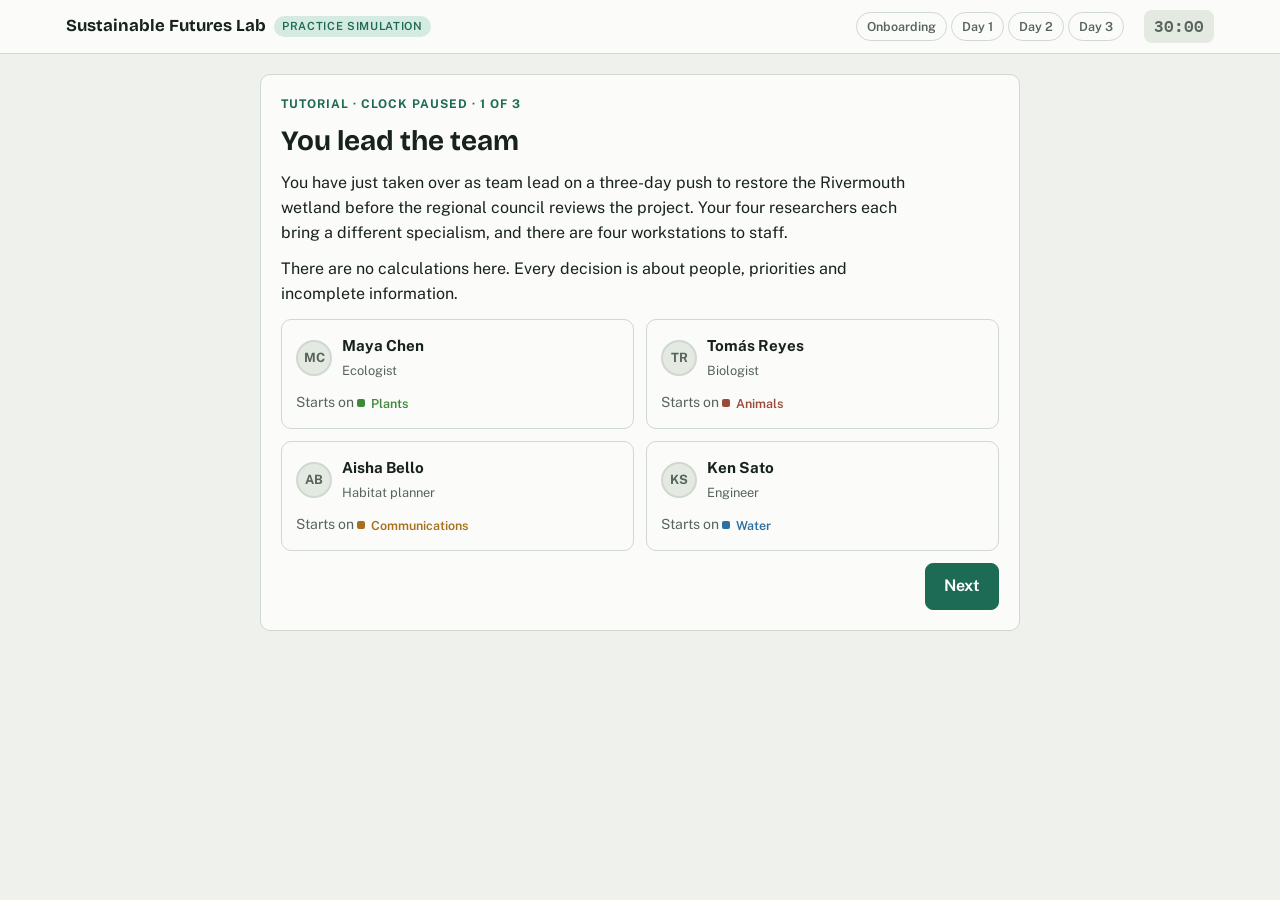
<file: sustainable-futures-lab/index.html>
<!doctype html>
<html lang="en">
  <head>
    <meta charset="utf-8" />
    <meta name="viewport" content="width=device-width, initial-scale=1, viewport-fit=cover" />
    <title>Sustainable Futures Lab</title>
    <link rel="preconnect" href="https://fonts.googleapis.com" />
    <link rel="preconnect" href="https://fonts.gstatic.com" crossorigin />
    <link
      rel="stylesheet"
      href="https://fonts.googleapis.com/css2?family=Bricolage+Grotesque:opsz,wght@12..96,600;12..96,700&family=IBM+Plex+Mono:wght@500;600&family=Public+Sans:wght@400;600;700&display=swap"
    />
    <link rel="stylesheet" href="lab.css" />
  </head>
  <body>
    <!--BODY-->
    <header class="topbar">
      <div class="topbar-inner">
        <div class="brand">Sustainable Futures Lab <small>Practice simulation</small></div>
        <ol class="tracker" id="tracker" aria-label="Progress"></ol>
        <div class="clock">
          <button class="btn ghost small notes-toggle" id="notes-toggle" type="button" aria-controls="notes" aria-expanded="false">Notes</button>
          <span class="timer paused" id="timer" role="timer">30:00</span>
        </div>
      </div>
    </header>
    <div class="layout solo" id="layout">
      <main class="stage" id="stage" tabindex="-1"></main>
      <aside class="notes collapsed" id="notes" aria-label="Notes" hidden></aside>
    </div>
    <div id="dialog-root"></div>
    <!--/BODY-->
    <script src="lab-data.js"></script>
    <script src="lab-engine.js"></script>
    <script src="lab-app.js"></script>
  </body>
</html>
</file>
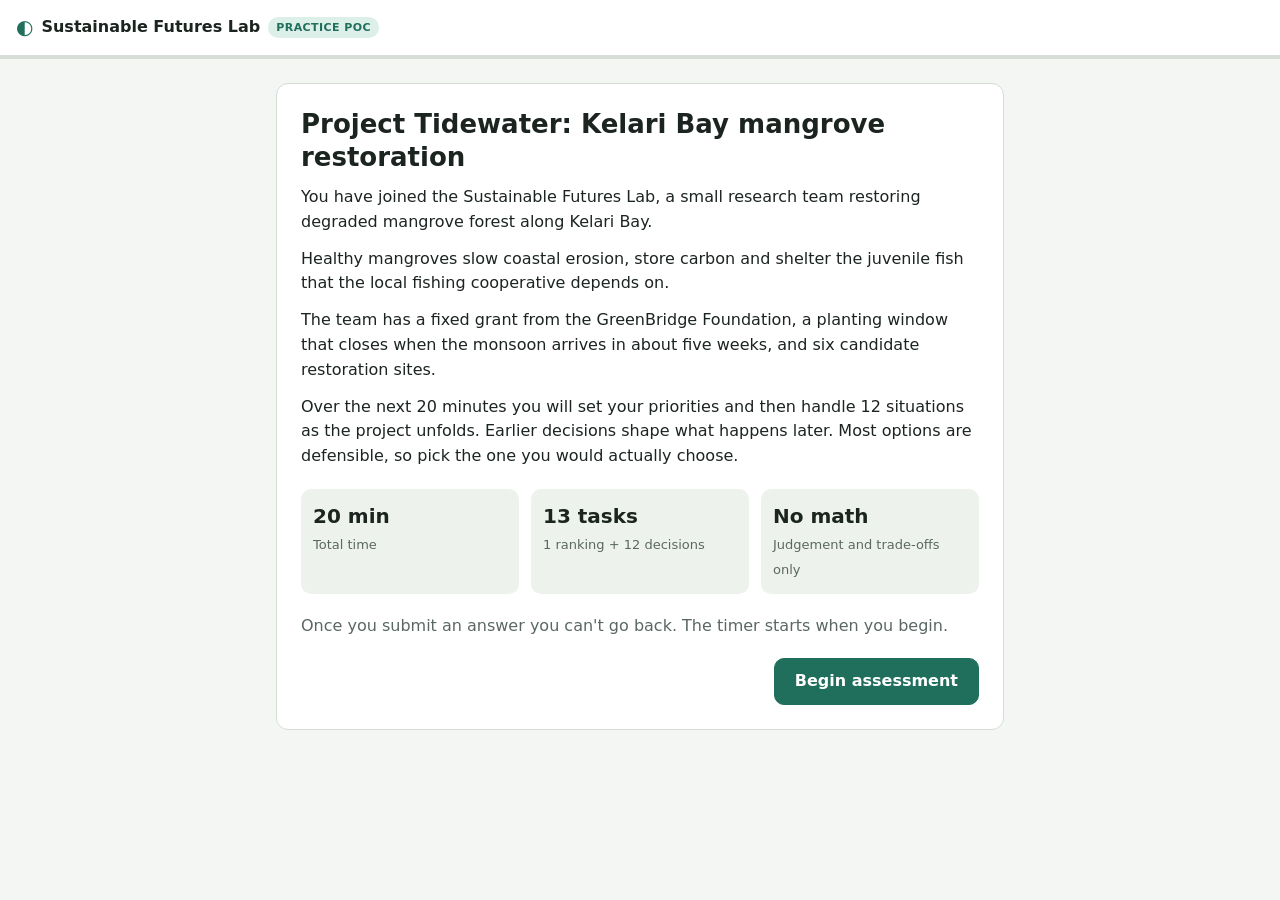
<file: sustainable-futures-lab/classic/index.html>
<!doctype html>
<html lang="en">
  <head>
    <meta charset="utf-8" />
    <meta name="viewport" content="width=device-width, initial-scale=1" />
    <title>Sustainable Futures Lab</title>
    <link rel="stylesheet" href="styles.css" />
  </head>
  <body>
    <header class="topbar">
      <div class="brand">
        <span class="brand-mark" aria-hidden="true">◐</span>
        Sustainable Futures Lab <span class="tag">Practice POC</span>
      </div>
      <div class="status" id="status" hidden>
        <span id="progress"></span>
        <span class="timer" id="timer" role="timer" aria-live="off"></span>
      </div>
    </header>
    <div class="progressbar" aria-hidden="true"><div id="progressfill"></div></div>
    <main id="app" class="container" tabindex="-1"></main>

    <script src="scenario.js"></script>
    <script src="engine.js"></script>
    <script src="app.js"></script>
  </body>
</html>
</file>
<file: sustainable-futures-lab/lab.css>
/* Layout: sticky header with a day tracker, then a stage column beside a Notes field log. */
:root {
  --bg: #eef1ec;
  --surface: #fbfcfa;
  --surface-2: #e4e9e2;
  --ink: #18221d;
  --muted: #56645c;
  --line: #cfd8d1;
  --accent: #1d6b55;
  --accent-ink: #ffffff;
  --accent-soft: #d5ebe2;
  --warn: #8a5800;
  --warn-soft: #fbefd2;
  --good: #1d6b55;
  --mid: #8a6a00;
  --bad: #a3392a;
  --water: #2c6fa3;
  --plants: #3f8a3a;
  --comms: #a8701a;
  --animals: #9a4a3a;
  --font-display: "Bricolage Grotesque", "Segoe UI", system-ui, sans-serif;
  --font-body: "Public Sans", system-ui, -apple-system, "Segoe UI", Roboto, sans-serif;
  --font-mono: "IBM Plex Mono", ui-monospace, "SF Mono", Menlo, monospace;
  --radius: 10px;
}

@media (prefers-color-scheme: dark) {
  :root:not([data-theme="light"]) {
    --bg: #0f1412;
    --surface: #161d1a;
    --surface-2: #1e2723;
    --ink: #e4ebe6;
    --muted: #97a69e;
    --line: #2b3732;
    --accent: #58c4a2;
    --accent-ink: #0b1411;
    --accent-soft: #1a3a30;
    --warn: #f0c060;
    --warn-soft: #3a2f14;
    --good: #58c4a2;
    --mid: #e0bf55;
    --bad: #f08a78;
    --water: #6eb2e6;
    --plants: #82c96f;
    --comms: #e8b25a;
    --animals: #e0927f;
    color-scheme: dark;
  }
}

:root[data-theme="dark"] {
  --bg: #0f1412;
  --surface: #161d1a;
  --surface-2: #1e2723;
  --ink: #e4ebe6;
  --muted: #97a69e;
  --line: #2b3732;
  --accent: #58c4a2;
  --accent-ink: #0b1411;
  --accent-soft: #1a3a30;
  --warn: #f0c060;
  --warn-soft: #3a2f14;
  --good: #58c4a2;
  --mid: #e0bf55;
  --bad: #f08a78;
  --water: #6eb2e6;
  --plants: #82c96f;
  --comms: #e8b25a;
  --animals: #e0927f;
  color-scheme: dark;
}

* {
  box-sizing: border-box;
}

[hidden] {
  display: none !important;
}

body {
  margin: 0;
  background: var(--bg);
  color: var(--ink);
  font: 16px/1.55 var(--font-body);
}

h1,
h2,
h3 {
  font-family: var(--font-display);
  text-wrap: balance;
  line-height: 1.2;
  margin: 0;
}

h1 {
  font-size: 1.75rem;
  font-weight: 700;
}

h2 {
  font-size: 1.3rem;
  font-weight: 650;
}

h3 {
  font-size: 1.05rem;
  font-weight: 650;
}

p {
  margin: 0;
  max-width: 65ch;
}

button,
select {
  font: inherit;
}

:focus-visible {
  outline: 2px solid var(--accent);
  outline-offset: 2px;
}

/* ---- Header ---- */

.topbar {
  position: sticky;
  top: env(safe-area-inset-top, 0px);
  z-index: 5;
  background: var(--surface);
  border-bottom: 1px solid var(--line);
}

.topbar-inner {
  max-width: 1180px;
  margin: 0 auto;
  padding: 10px 16px;
  display: flex;
  flex-wrap: wrap;
  align-items: center;
  gap: 10px 20px;
}

.brand {
  font-family: var(--font-display);
  font-weight: 700;
  font-size: 1.05rem;
  display: flex;
  align-items: center;
  gap: 8px;
  margin-right: auto;
}

.brand small {
  font-family: var(--font-body);
  font-weight: 600;
  font-size: 0.7rem;
  text-transform: uppercase;
  letter-spacing: 0.06em;
  color: var(--accent);
  background: var(--accent-soft);
  padding: 2px 8px;
  border-radius: 99px;
}

.tracker {
  display: flex;
  gap: 4px;
  list-style: none;
  margin: 0;
  padding: 0;
}

.tracker li {
  font-size: 0.78rem;
  font-weight: 600;
  padding: 4px 10px;
  border-radius: 99px;
  color: var(--muted);
  border: 1px solid var(--line);
  white-space: nowrap;
}

.tracker li.done {
  color: var(--accent);
  border-color: var(--accent-soft);
  background: var(--accent-soft);
}

.tracker li.now {
  color: var(--accent-ink);
  background: var(--accent);
  border-color: var(--accent);
}

.clock {
  display: flex;
  align-items: center;
  gap: 8px;
}

.timer {
  font-family: var(--font-mono);
  font-variant-numeric: tabular-nums;
  font-weight: 600;
  padding: 4px 10px;
  border-radius: 8px;
  background: var(--surface-2);
}

.timer.low {
  color: var(--bad);
}

.timer.paused {
  color: var(--muted);
}

.notes-toggle {
  display: none;
}

/* ---- Layout ---- */

.layout {
  max-width: 1180px;
  margin: 0 auto;
  padding-inline: 16px;
  padding-block: 20px 64px;
  display: grid;
  grid-template-columns: minmax(0, 1fr) 320px;
  gap: 20px;
  align-items: start;
}

.layout.solo {
  grid-template-columns: minmax(0, 760px);
  justify-content: center;
}

.stage {
  min-width: 0;
  display: grid;
  gap: 16px;
  outline: none;
}

.panel {
  background: var(--surface);
  border: 1px solid var(--line);
  border-radius: var(--radius);
  padding: 20px;
  display: grid;
  gap: 12px;
}

.eyebrow {
  font-size: 0.75rem;
  font-weight: 700;
  text-transform: uppercase;
  letter-spacing: 0.08em;
  color: var(--accent);
}

.muted {
  color: var(--muted);
}

.small {
  font-size: 0.875rem;
}

.steps {
  display: flex;
  flex-wrap: wrap;
  gap: 6px;
  list-style: none;
  padding: 0;
  margin: 0;
  counter-reset: step;
}

.steps li {
  counter-increment: step;
  font-size: 0.8rem;
  font-weight: 600;
  color: var(--muted);
  display: flex;
  align-items: center;
  gap: 6px;
}

.steps li::before {
  content: counter(step);
  width: 20px;
  height: 20px;
  border-radius: 50%;
  display: grid;
  place-items: center;
  font-size: 0.7rem;
  border: 1px solid var(--line);
}

.steps li + li::after {
  order: -1;
  content: "";
  width: 14px;
  height: 1px;
  background: var(--line);
}

.steps li.now {
  color: var(--ink);
}

.steps li.now::before {
  background: var(--accent);
  border-color: var(--accent);
  color: var(--accent-ink);
}

.steps li.done::before {
  background: var(--accent-soft);
  border-color: var(--accent-soft);
  color: var(--accent);
}

.actions {
  display: flex;
  flex-wrap: wrap;
  justify-content: flex-end;
  align-items: center;
  gap: 12px;
}

.btn {
  appearance: none;
  border: 1px solid var(--accent);
  background: var(--accent);
  color: var(--accent-ink);
  font-weight: 650;
  padding: 10px 18px;
  border-radius: 8px;
  cursor: pointer;
}

.btn:disabled {
  opacity: 0.45;
  cursor: not-allowed;
}

.btn.ghost {
  background: transparent;
  color: var(--accent);
}

.btn.small {
  padding: 6px 12px;
  font-size: 0.875rem;
}

.dl {
  display: grid;
  gap: 10px;
  margin: 0;
  padding: 0;
  list-style: none;
}

.dl li {
  display: grid;
  grid-template-columns: 90px minmax(0, 1fr);
  gap: 12px;
}

.dl b {
  font-family: var(--font-display);
}

.goal {
  border-left: 3px solid var(--accent);
  padding: 8px 12px;
  background: var(--accent-soft);
  border-radius: 0 8px 8px 0;
  font-weight: 600;
}

/* ---- People and stations ---- */

.avatar {
  flex: none;
  width: 36px;
  height: 36px;
  border-radius: 50%;
  display: grid;
  place-items: center;
  font-weight: 700;
  font-size: 0.8rem;
  background: var(--surface-2);
  color: var(--ink);
  border: 2px solid var(--line);
}

.who {
  display: flex;
  align-items: center;
  gap: 10px;
  min-width: 0;
}

.who b {
  display: block;
  font-size: 0.95rem;
}

.who span {
  font-size: 0.8rem;
  color: var(--muted);
}

.st-water { --st: var(--water); }
.st-plants { --st: var(--plants); }
.st-comms { --st: var(--comms); }
.st-animals { --st: var(--animals); }

.st-tag {
  display: inline-flex;
  align-items: center;
  gap: 6px;
  font-size: 0.78rem;
  font-weight: 600;
  color: var(--st);
}

.st-tag::before {
  content: "";
  width: 8px;
  height: 8px;
  border-radius: 2px;
  background: var(--st);
}

.grid-2 {
  display: grid;
  grid-template-columns: repeat(auto-fit, minmax(240px, 1fr));
  gap: 12px;
}

.target {
  border: 1px solid var(--line);
  border-radius: var(--radius);
  padding: 14px;
  display: grid;
  gap: 10px;
  align-content: start;
  background: var(--surface);
}

.target.away {
  background: var(--surface-2);
}

.target-head {
  display: flex;
  flex-wrap: wrap;
  justify-content: space-between;
  align-items: center;
  gap: 6px 8px;
}

.who > div {
  min-width: 0;
}

.qbtn {
  appearance: none;
  text-align: left;
  border: 1px solid var(--line);
  background: var(--surface);
  color: var(--ink);
  border-radius: 8px;
  padding: 8px 10px;
  font-size: 0.875rem;
  cursor: pointer;
}

.qbtn:hover:not(:disabled) {
  border-color: var(--accent);
}

.qbtn:disabled {
  cursor: not-allowed;
  color: var(--muted);
  background: var(--surface-2);
}

.qbtn.asked {
  border-color: var(--accent);
  background: var(--accent-soft);
  color: var(--ink);
}

.qbtn small {
  display: block;
  font-size: 0.72rem;
  color: var(--muted);
}

.tokens {
  display: flex;
  gap: 6px;
  align-items: center;
  font-weight: 600;
  font-size: 0.9rem;
}

.token {
  width: 14px;
  height: 14px;
  border-radius: 50%;
  border: 2px solid var(--accent);
}

.token.full {
  background: var(--accent);
}

.answer {
  border: 1px solid var(--accent);
  background: var(--accent-soft);
  border-radius: var(--radius);
  padding: 12px 14px;
  display: grid;
  gap: 4px;
}

/* Assign board */

.board {
  display: grid;
  grid-template-columns: repeat(auto-fit, minmax(180px, 1fr));
  gap: 10px;
}

.station {
  border: 1px solid var(--line);
  border-top: 4px solid var(--st);
  border-radius: var(--radius);
  background: var(--surface);
  padding: 12px;
  min-height: 190px;
  display: grid;
  gap: 8px;
  align-content: start;
}

.station.over {
  box-shadow: 0 0 0 2px var(--st);
}

.station.full-slot {
  opacity: 0.6;
}

.station h3 {
  color: var(--st);
}

.station .cap {
  font-family: var(--font-mono);
  font-size: 0.75rem;
  color: var(--muted);
}

.chip {
  min-width: 0;
  border: 1px solid var(--line);
  border-radius: 8px;
  padding: 8px;
  background: var(--surface-2);
  display: grid;
  gap: 6px;
  cursor: grab;
}

.chip.dragging {
  opacity: 0.4;
}

.chip select {
  width: 100%;
  font-size: 0.8rem;
  padding: 4px;
  border-radius: 6px;
  border: 1px solid var(--line);
  background: var(--surface);
  color: var(--ink);
}

.empty-slot {
  border: 1px dashed var(--line);
  border-radius: 8px;
  padding: 10px;
  font-size: 0.8rem;
  color: var(--muted);
  text-align: center;
}

.log {
  list-style: none;
  padding: 0;
  margin: 0;
  display: grid;
  gap: 6px;
  font-size: 0.875rem;
}

/* Dialog */

.scrim {
  position: fixed;
  inset: 0;
  z-index: 20;
  background: rgba(10, 16, 13, 0.55);
  display: grid;
  place-items: center;
  padding: 16px;
}

.dialog {
  background: var(--surface);
  color: var(--ink);
  border-radius: 12px;
  border: 1px solid var(--line);
  padding: 20px;
  width: min(480px, 100%);
  display: grid;
  gap: 12px;
  max-height: 90vh;
  overflow: auto;
}

/* Options (support + reasons) */

.options {
  display: grid;
  gap: 10px;
}

.option {
  display: flex;
  gap: 12px;
  align-items: flex-start;
  padding: 12px 14px;
  border: 1px solid var(--line);
  border-radius: 10px;
  cursor: pointer;
  background: var(--surface);
}

.option:hover {
  border-color: var(--accent);
}

.option input {
  margin-top: 4px;
  accent-color: var(--accent);
}

.option:has(input:checked) {
  border-color: var(--accent);
  background: var(--accent-soft);
}

.request {
  border: 1px solid var(--line);
  border-radius: var(--radius);
  padding: 14px;
  display: grid;
  gap: 10px;
  background: var(--surface);
}

.flag {
  font-size: 0.72rem;
  font-weight: 700;
  text-transform: uppercase;
  letter-spacing: 0.06em;
  color: var(--muted);
}

/* Reflect */

.reflect-row {
  display: grid;
  grid-template-columns: 200px minmax(0, 1fr);
  gap: 12px;
  align-items: center;
  padding: 10px 0;
  border-top: 1px solid var(--line);
}

.seg {
  display: flex;
  flex-wrap: wrap;
  gap: 6px;
}

.seg label {
  border: 1px solid var(--line);
  border-radius: 99px;
  padding: 4px 12px;
  font-size: 0.85rem;
  cursor: pointer;
}

.seg input {
  position: absolute;
  opacity: 0;
  pointer-events: none;
}

.seg label:has(input:checked) {
  background: var(--accent);
  border-color: var(--accent);
  color: var(--accent-ink);
}

.seg label:has(input:focus-visible) {
  outline: 2px solid var(--accent);
  outline-offset: 2px;
}

.seg label.idk {
  border-style: dashed;
}

/* Notes */

.notes {
  position: sticky;
  top: calc(env(safe-area-inset-top, 0px) + 72px);
  max-height: calc(100vh - 96px);
  overflow: auto;
  background: var(--surface);
  border: 1px solid var(--line);
  border-radius: var(--radius);
  padding: 16px;
  display: grid;
  gap: 12px;
  align-content: start;
}

.notes ol {
  list-style: none;
  padding: 0;
  margin: 0;
  display: grid;
  gap: 10px;
}

.note {
  font-size: 0.85rem;
  border-left: 2px solid var(--line);
  padding-left: 10px;
  display: grid;
  gap: 2px;
}

.note .src {
  font-weight: 700;
}

.note .q {
  color: var(--muted);
  font-style: italic;
}

.note-day {
  font-family: var(--font-mono);
  font-size: 0.72rem;
  color: var(--muted);
  text-transform: uppercase;
  letter-spacing: 0.06em;
}

/* Ranking (onboarding) */

.rank-list {
  list-style: none;
  padding: 0;
  margin: 0;
  display: grid;
  gap: 8px;
}

.rank-item {
  display: flex;
  align-items: center;
  gap: 12px;
  padding: 10px 12px;
  border: 1px solid var(--line);
  border-radius: 10px;
  background: var(--surface);
  cursor: grab;
  user-select: none;
}

.rank-item.cut {
  background: var(--surface-2);
}

.rank-item.dragging {
  opacity: 0.5;
}

.rank-item.over {
  border-color: var(--accent);
}

.rank-num {
  flex: none;
  width: 26px;
  height: 26px;
  border-radius: 50%;
  display: grid;
  place-items: center;
  font-weight: 700;
  font-size: 0.8rem;
  background: var(--accent);
  color: var(--accent-ink);
}

.rank-item.cut .rank-num {
  background: var(--line);
  color: var(--ink);
}

.rank-text {
  flex: 1;
  min-width: 0;
}

.rank-move {
  display: flex;
  flex-direction: column;
  gap: 2px;
}

.rank-move button {
  appearance: none;
  border: 1px solid var(--line);
  background: var(--surface-2);
  color: var(--ink);
  border-radius: 6px;
  width: 30px;
  height: 22px;
  font-size: 0.7rem;
  cursor: pointer;
}

.rank-move button:disabled {
  opacity: 0.3;
  cursor: default;
}

.cutline {
  font-size: 0.75rem;
  font-weight: 700;
  text-transform: uppercase;
  letter-spacing: 0.06em;
  color: var(--muted);
  display: flex;
  align-items: center;
  gap: 8px;
}

.cutline::before,
.cutline::after {
  content: "";
  flex: 1;
  height: 1px;
  background: var(--line);
}

/* Results */

.behaviours {
  display: grid;
  gap: 12px;
}

.behaviour {
  display: grid;
  grid-template-columns: minmax(0, 1fr) 64px;
  gap: 4px 16px;
  align-items: center;
}

.behaviour .num {
  font-family: var(--font-mono);
  font-variant-numeric: tabular-nums;
  font-weight: 600;
  font-size: 1.1rem;
  text-align: right;
}

.meter {
  grid-column: 1 / -1;
  height: 8px;
  border-radius: 99px;
  background: var(--surface-2);
  overflow: hidden;
}

.meter > div {
  height: 100%;
  background: var(--accent);
  border-radius: 99px;
}

.review {
  list-style: none;
  padding: 0;
  margin: 0;
  display: grid;
  gap: 8px;
  font-size: 0.9rem;
}

.review li {
  display: flex;
  justify-content: space-between;
  gap: 12px;
  align-items: baseline;
  border-top: 1px solid var(--line);
  padding-top: 8px;
}

.review li > span:first-child {
  min-width: 0;
}

.pill {
  flex: none;
  font-size: 0.72rem;
  font-weight: 700;
  border-radius: 99px;
  padding: 1px 8px;
  border: 1px solid currentColor;
  white-space: nowrap;
}

.pill.good { color: var(--good); }
.pill.mid { color: var(--mid); }
.pill.bad { color: var(--bad); }

.disclaimer {
  font-size: 0.8rem;
  color: var(--muted);
}

@media (max-width: 900px) {
  .layout {
    grid-template-columns: minmax(0, 1fr);
  }

  .notes {
    position: static;
    max-height: none;
  }

  .notes {
    order: -1;
  }

  .notes.collapsed {
    display: none;
  }

  .notes-toggle {
    display: inline-flex;
  }

}

@media (max-width: 560px) {
  .panel {
    padding: 16px;
  }

  .station {
    min-height: 0;
  }

  .reflect-row {
    grid-template-columns: minmax(0, 1fr);
  }

  .tracker li {
    padding: 3px 7px;
    font-size: 0.72rem;
  }

  .brand small {
    display: none;
  }
}

@media (prefers-reduced-motion: no-preference) {
  .meter > div {
    transition: width 0.6s ease;
  }
}
</file>
<file: sustainable-futures-lab/classic/styles.css>
:root {
  --bg: #f4f6f3;
  --surface: #ffffff;
  --surface-2: #eef2ec;
  --text: #1c2420;
  --muted: #5b6862;
  --border: #d6ddd7;
  --accent: #1f6f5c;
  --accent-contrast: #ffffff;
  --accent-soft: #dcefe8;
  --warn: #8a5a00;
  --warn-soft: #fff3d6;
  --good: #1f6f5c;
  --mid: #8a6d00;
  --bad: #a33a2b;
  --bar-a: #1f6f5c;
  --bar-b: #c58b1f;
  --radius: 12px;
}

@media (prefers-color-scheme: dark) {
  :root:not([data-theme="light"]) {
    --bg: #111614;
    --surface: #18201d;
    --surface-2: #1f2925;
    --text: #e6ece8;
    --muted: #9aa8a1;
    --border: #2d3a35;
    --accent: #4fbf9f;
    --accent-contrast: #0c1512;
    --accent-soft: #1d3a31;
    --warn: #f0c060;
    --warn-soft: #3a2f14;
    --good: #4fbf9f;
    --mid: #e0bf55;
    --bad: #f08a78;
    --bar-a: #4fbf9f;
    --bar-b: #e0a640;
    color-scheme: dark;
  }
}

:root[data-theme="dark"] {
  --bg: #111614;
  --surface: #18201d;
  --surface-2: #1f2925;
  --text: #e6ece8;
  --muted: #9aa8a1;
  --border: #2d3a35;
  --accent: #4fbf9f;
  --accent-contrast: #0c1512;
  --accent-soft: #1d3a31;
  --warn: #f0c060;
  --warn-soft: #3a2f14;
  --good: #4fbf9f;
  --mid: #e0bf55;
  --bad: #f08a78;
  --bar-a: #4fbf9f;
  --bar-b: #e0a640;
  color-scheme: dark;
}

* {
  box-sizing: border-box;
}

[hidden] {
  display: none !important;
}

body {
  margin: 0;
  background: var(--bg);
  color: var(--text);
  font: 16px/1.55 system-ui, -apple-system, "Segoe UI", Roboto, sans-serif;
}

.topbar {
  position: sticky;
  top: env(safe-area-inset-top, 0px);
  z-index: 2;
  display: flex;
  align-items: center;
  justify-content: space-between;
  gap: 12px;
  padding: 12px 16px;
  background: var(--surface);
  border-bottom: 1px solid var(--border);
}

.brand {
  font-weight: 650;
  display: flex;
  align-items: center;
  gap: 8px;
}

.brand-mark {
  color: var(--accent);
  font-size: 20px;
}

.tag {
  font-size: 11px;
  font-weight: 600;
  text-transform: uppercase;
  letter-spacing: 0.04em;
  padding: 2px 8px;
  border-radius: 99px;
  background: var(--accent-soft);
  color: var(--accent);
}

.status {
  display: flex;
  gap: 16px;
  align-items: center;
  font-size: 14px;
  color: var(--muted);
}

.timer {
  font-variant-numeric: tabular-nums;
  font-weight: 650;
  color: var(--text);
  padding: 4px 10px;
  border-radius: 8px;
  background: var(--surface-2);
}

.timer.low {
  color: var(--bad);
}

.progressbar {
  height: 3px;
  background: var(--border);
}

.progressbar > div {
  height: 100%;
  width: 0;
  background: var(--accent);
  transition: width 0.3s ease;
}

.container {
  max-width: 760px;
  margin: 0 auto;
  padding: 24px 16px 64px;
  outline: none;
}

.card {
  background: var(--surface);
  border: 1px solid var(--border);
  border-radius: var(--radius);
  padding: 24px;
}

h1 {
  font-size: 26px;
  line-height: 1.25;
  margin: 0 0 12px;
}

h2 {
  font-size: 19px;
  margin: 0 0 12px;
}

h3 {
  font-size: 16px;
  margin: 24px 0 8px;
}

p {
  margin: 0 0 12px;
}

.muted {
  color: var(--muted);
}

.facts {
  display: grid;
  grid-template-columns: repeat(auto-fit, minmax(150px, 1fr));
  gap: 12px;
  margin: 20px 0;
}

.fact {
  background: var(--surface-2);
  border-radius: 10px;
  padding: 12px;
}

.fact b {
  display: block;
  font-size: 20px;
}

.fact span {
  font-size: 13px;
  color: var(--muted);
}

.btn {
  appearance: none;
  border: 1px solid var(--accent);
  background: var(--accent);
  color: var(--accent-contrast);
  font: inherit;
  font-weight: 600;
  padding: 10px 20px;
  border-radius: 10px;
  cursor: pointer;
}

.btn:disabled {
  opacity: 0.45;
  cursor: not-allowed;
}

.btn.secondary {
  background: transparent;
  color: var(--accent);
}

.actions {
  display: flex;
  justify-content: flex-end;
  gap: 12px;
  margin-top: 20px;
}

.message-head {
  display: flex;
  align-items: center;
  gap: 12px;
  margin-bottom: 16px;
}

.avatar {
  flex: none;
  width: 40px;
  height: 40px;
  border-radius: 50%;
  display: grid;
  place-items: center;
  font-weight: 700;
  font-size: 14px;
  background: var(--accent-soft);
  color: var(--accent);
}

.who b {
  display: block;
}

.who span {
  font-size: 13px;
  color: var(--muted);
}

.theme-chip {
  margin-left: auto;
  font-size: 12px;
  color: var(--muted);
  border: 1px solid var(--border);
  border-radius: 99px;
  padding: 2px 10px;
  white-space: nowrap;
}

.update {
  background: var(--warn-soft);
  color: var(--text);
  border-left: 3px solid var(--warn);
  border-radius: 6px;
  padding: 10px 12px;
  margin: 0 0 12px;
  font-size: 15px;
}

.update b {
  color: var(--warn);
}

.question {
  font-weight: 650;
  margin-top: 16px;
}

.options {
  display: grid;
  gap: 10px;
  margin-top: 12px;
}

.option {
  display: flex;
  gap: 12px;
  align-items: flex-start;
  padding: 14px;
  border: 1px solid var(--border);
  border-radius: 10px;
  cursor: pointer;
  background: var(--surface);
}

.option:hover {
  border-color: var(--accent);
}

.option input {
  margin-top: 4px;
  accent-color: var(--accent);
}

.option:has(input:checked) {
  border-color: var(--accent);
  background: var(--accent-soft);
}

.rank-list {
  list-style: none;
  padding: 0;
  margin: 16px 0 0;
  display: grid;
  gap: 8px;
}

.rank-item {
  display: flex;
  align-items: center;
  gap: 12px;
  padding: 12px;
  border: 1px solid var(--border);
  border-radius: 10px;
  background: var(--surface);
  cursor: grab;
  user-select: none;
}

.rank-item.dragging {
  opacity: 0.5;
}

.rank-item.over {
  border-color: var(--accent);
  box-shadow: 0 0 0 2px var(--accent-soft);
}

.rank-num {
  flex: none;
  width: 28px;
  height: 28px;
  border-radius: 50%;
  display: grid;
  place-items: center;
  font-weight: 700;
  font-size: 13px;
  background: var(--accent);
  color: var(--accent-contrast);
}

.rank-text {
  flex: 1;
}

.rank-move {
  display: flex;
  flex-direction: column;
  gap: 2px;
}

.rank-move button {
  appearance: none;
  border: 1px solid var(--border);
  background: var(--surface-2);
  color: var(--text);
  border-radius: 6px;
  width: 30px;
  height: 22px;
  font-size: 12px;
  line-height: 1;
  cursor: pointer;
}

.rank-move button:disabled {
  opacity: 0.3;
  cursor: default;
}

.scores {
  display: grid;
  grid-template-columns: repeat(auto-fit, minmax(180px, 1fr));
  gap: 12px;
  margin: 16px 0;
}

.score {
  background: var(--surface-2);
  border-radius: 10px;
  padding: 14px;
}

.score b {
  font-size: 30px;
  font-variant-numeric: tabular-nums;
}

.score .label {
  font-weight: 600;
}

.score p {
  font-size: 13px;
  color: var(--muted);
  margin: 4px 0 0;
}

.legend {
  display: flex;
  gap: 16px;
  font-size: 13px;
  color: var(--muted);
  margin-bottom: 8px;
}

.legend i {
  display: inline-block;
  width: 10px;
  height: 10px;
  border-radius: 2px;
  margin-right: 6px;
}

.dimrow {
  display: grid;
  grid-template-columns: 170px 1fr;
  gap: 12px;
  align-items: center;
  margin-bottom: 10px;
  font-size: 14px;
}

.bars {
  display: grid;
  gap: 3px;
}

.bar {
  height: 10px;
  border-radius: 0 4px 4px 0;
  min-width: 2px;
}

.bar.a {
  background: var(--bar-a);
}

.bar.b {
  background: var(--bar-b);
}

.review {
  list-style: none;
  padding: 0;
  margin: 0;
  display: grid;
  gap: 10px;
}

.review li {
  border: 1px solid var(--border);
  border-radius: 10px;
  padding: 12px 14px;
  font-size: 14px;
}

.review .row-head {
  display: flex;
  justify-content: space-between;
  gap: 12px;
  font-weight: 600;
  margin-bottom: 4px;
}

.pill {
  font-size: 12px;
  border-radius: 99px;
  padding: 1px 8px;
  white-space: nowrap;
  border: 1px solid currentColor;
}

.pill.s3 {
  color: var(--good);
}

.pill.s2,
.pill.s1 {
  color: var(--mid);
}

.pill.s0,
.pill.none {
  color: var(--bad);
}

.review .alt {
  color: var(--muted);
  margin-top: 6px;
}

.disclaimer {
  font-size: 13px;
  color: var(--muted);
  margin-top: 24px;
}

@media (max-width: 560px) {
  .card {
    padding: 18px;
  }

  .dimrow {
    grid-template-columns: 1fr;
    gap: 4px;
  }

  .status {
    gap: 8px;
  }

  .tag {
    display: none;
  }
}
</file>
